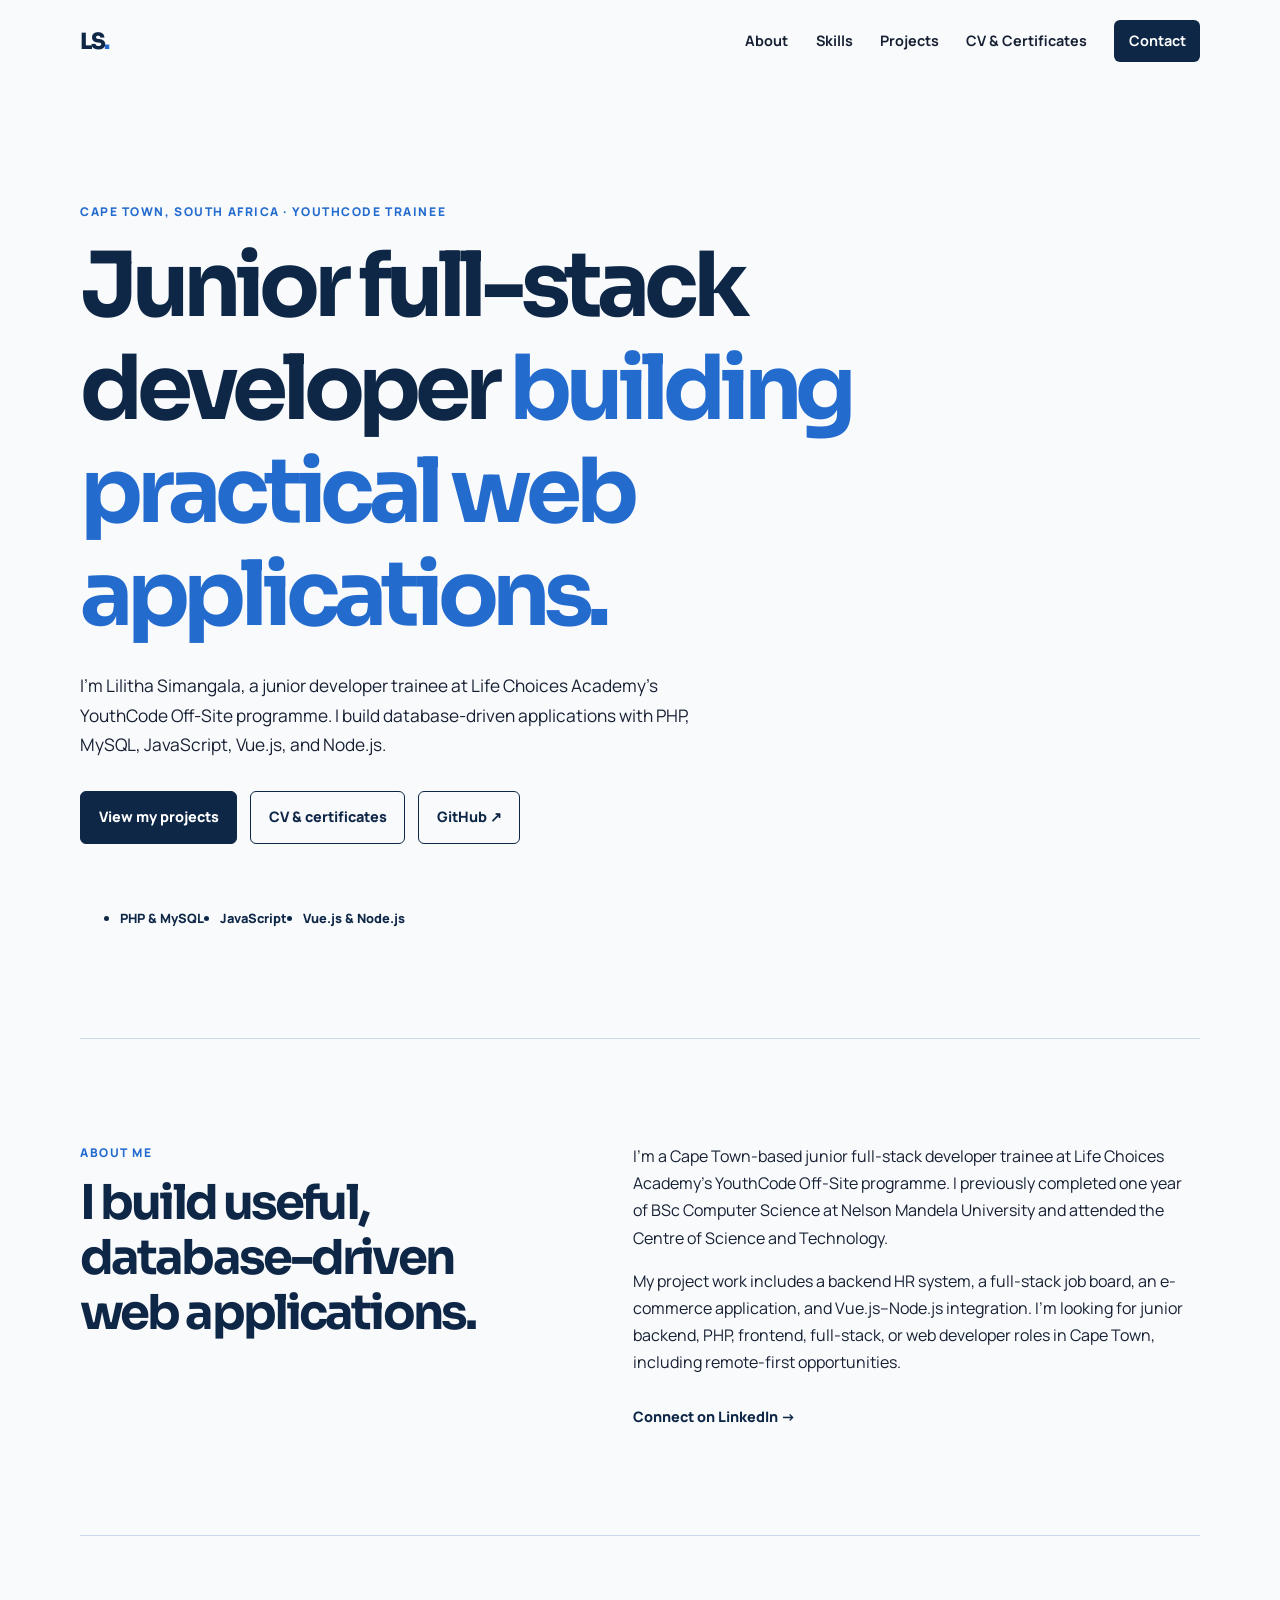
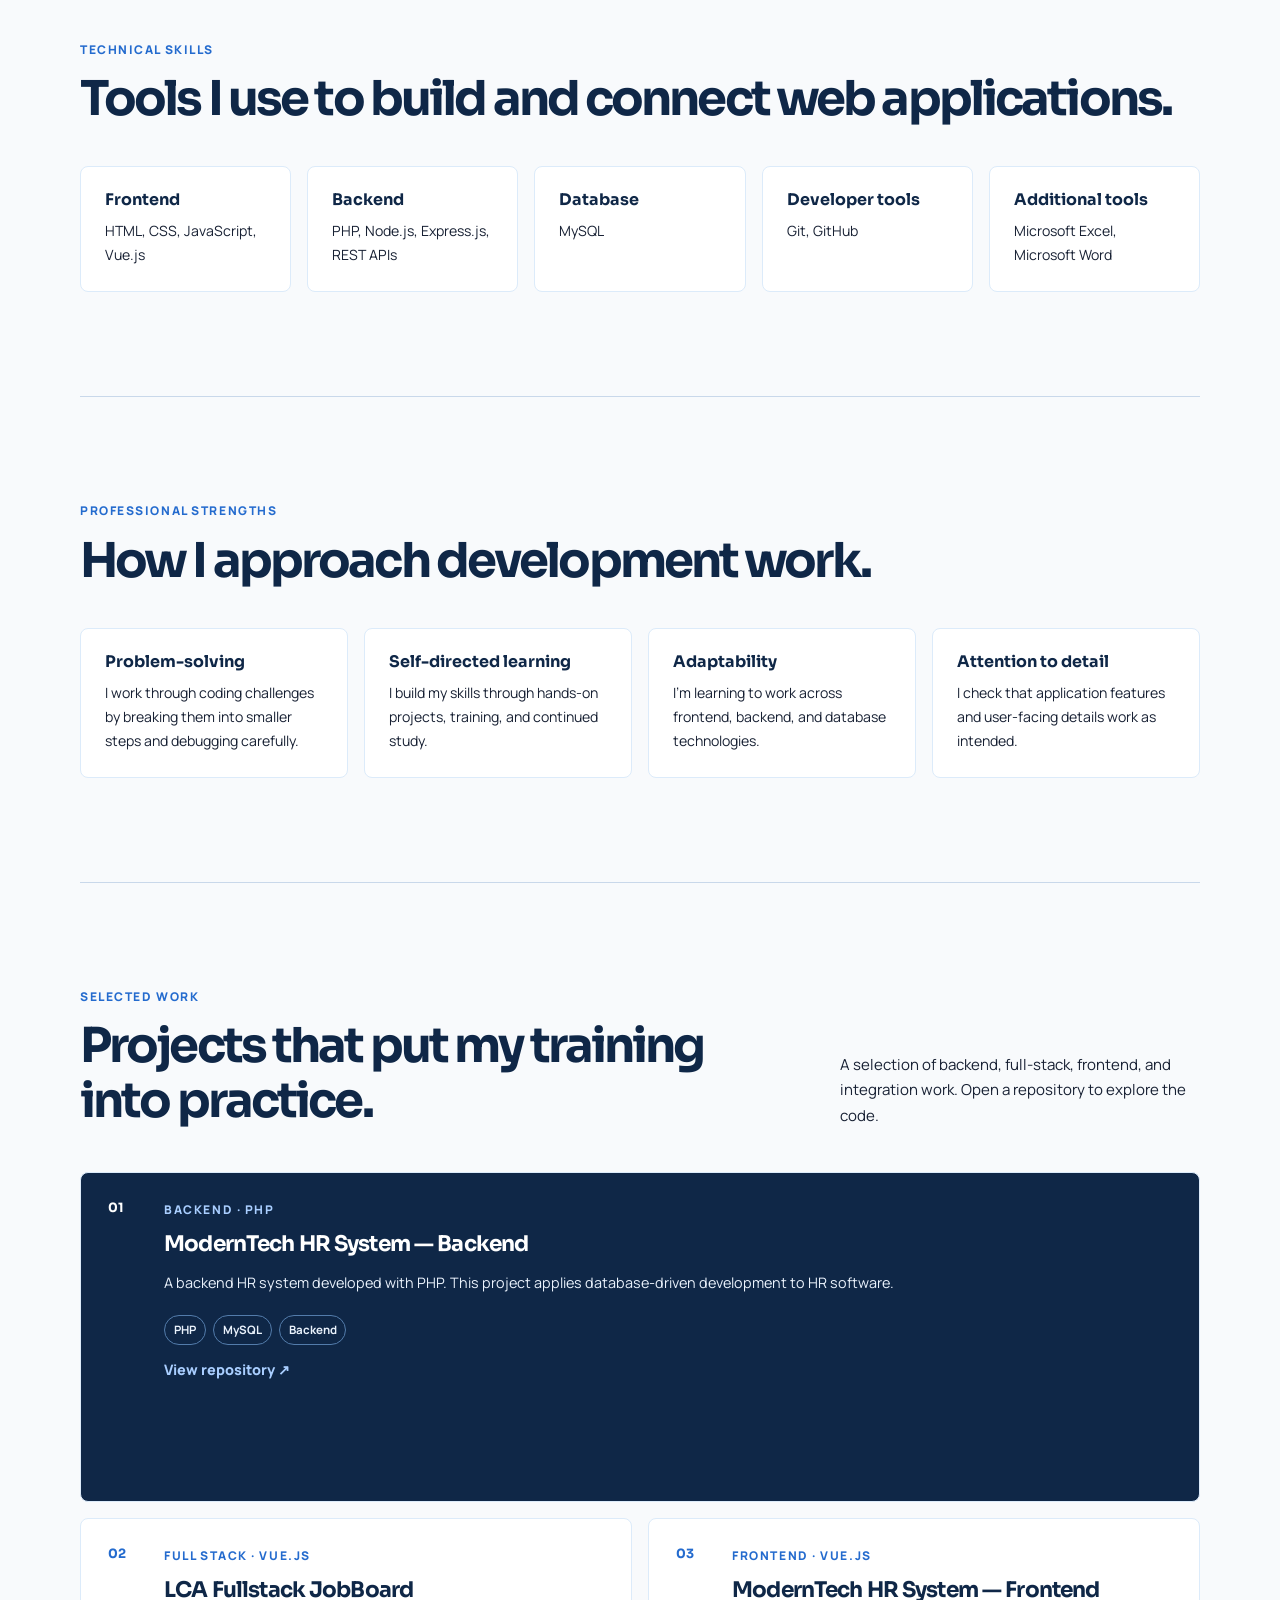
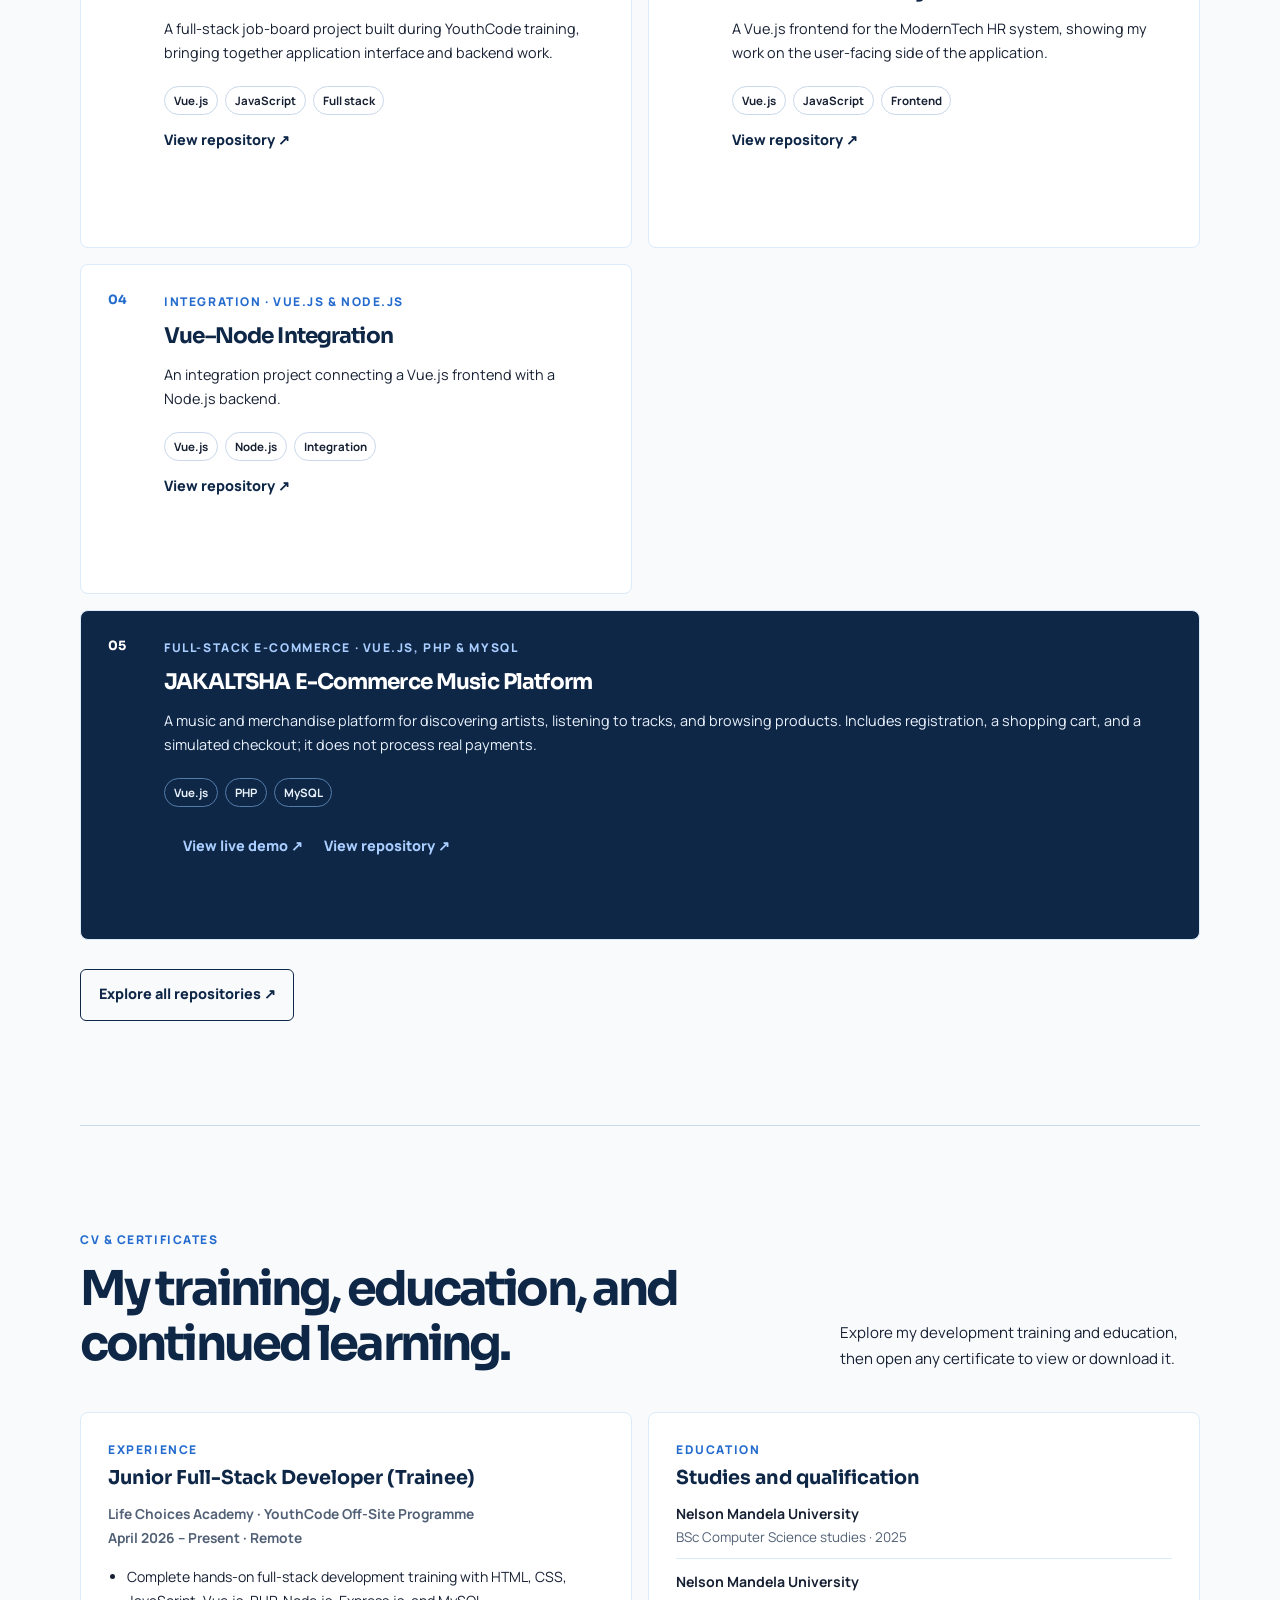
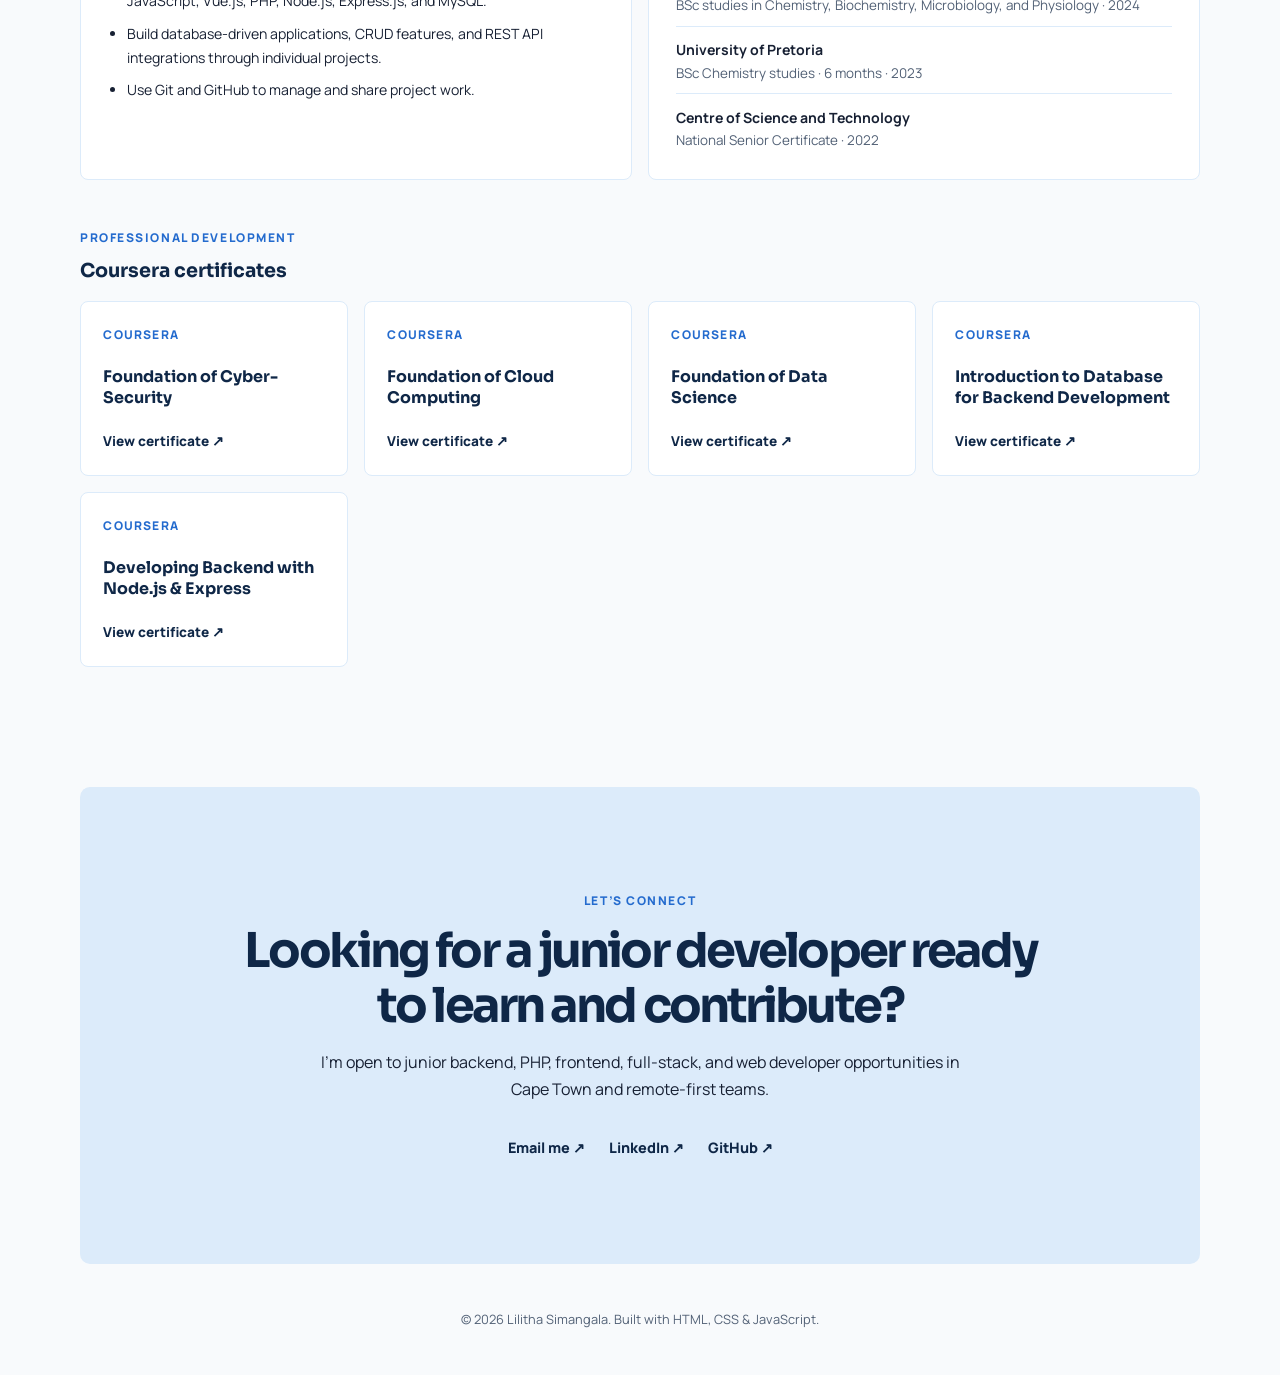
<file: index.html>
<!DOCTYPE html>
<html lang="en">
<head>
  <meta charset="UTF-8">
  <meta name="viewport" content="width=device-width, initial-scale=1.0">
  <meta name="description" content="Lilitha Simangala is a Cape Town-based junior full-stack developer trainee building practical web applications with PHP, MySQL, JavaScript, Vue.js, and Node.js.">
  <meta name="theme-color" content="#0F2747">
  <meta property="og:title" content="Lilitha Simangala | Junior Developer">
  <meta property="og:description" content="Cape Town-based junior full-stack developer trainee. Explore Lilitha’s projects, skills, certificates, and contact details.">
  <meta property="og:type" content="website">

  <title>Lilitha Simangala | Junior Developer</title>

  <link rel="preconnect" href="https://fonts.googleapis.com">
  <link rel="preconnect" href="https://fonts.gstatic.com" crossorigin>
  <link href="https://fonts.googleapis.com/css2?family=Manrope:wght@400;500;600;700;800&family=Sora:wght@500;600;700;800&display=swap" rel="stylesheet">
  <link rel="stylesheet" href="styles.css">
</head>

<body>
  <a class="skip-link" href="#main-content">Skip to content</a>

  <header class="site-header">
    <a href="#home" class="logo" aria-label="Lilitha Simangala, home">LS<span>.</span></a>

    <button class="menu-button" type="button" aria-controls="primary-navigation" aria-expanded="false">
      Menu
    </button>

    <nav id="primary-navigation" class="nav-links" aria-label="Primary navigation">
      <a href="#about">About</a>
      <a href="#skills">Skills</a>
      <a href="#projects">Projects</a>
      <a href="#cv">CV &amp; Certificates</a>
      <a class="contact-nav" href="#contact">Contact</a>
    </nav>
  </header>

  <main id="main-content">
    <section id="home" class="hero container" aria-labelledby="hero-title">
      <p class="eyebrow">Cape Town, South Africa · YouthCode trainee</p>

      <h1 id="hero-title">
        Junior full-stack developer
        <span>building practical web applications.</span>
      </h1>

      <p class="hero-text">
        I’m Lilitha Simangala, a junior developer trainee at Life Choices Academy’s
        YouthCode Off-Site programme. I build database-driven applications with
        PHP, MySQL, JavaScript, Vue.js, and Node.js.
      </p>

      <div class="hero-buttons">
        <a class="button primary-button" href="#projects">View my projects</a>
        <a class="button secondary-button" href="#cv">CV &amp; certificates</a>
        <a class="button secondary-button" href="https://github.com/LilithaSimangala" target="_blank" rel="noopener noreferrer">GitHub <span aria-hidden="true">↗</span></a>
      </div>

      <ul class="quick-skills" aria-label="Core technologies">
        <li>PHP &amp; MySQL</li>
        <li>JavaScript</li>
        <li>Vue.js &amp; Node.js</li>
      </ul>
    </section>

    <section id="about" class="section container about-section" aria-labelledby="about-title">
      <div>
        <p class="eyebrow">About me</p>
        <h2 id="about-title">I build useful, database-driven web applications.</h2>
      </div>

      <div class="about-text">
        <p>
          I’m a Cape Town-based junior full-stack developer trainee at Life Choices
          Academy’s YouthCode Off-Site programme. I previously completed one year
          of BSc Computer Science at Nelson Mandela University and attended the
          Centre of Science and Technology.
        </p>

        <p>
          My project work includes a backend HR system, a full-stack job board,
          an e-commerce application, and Vue.js–Node.js integration. I’m looking
          for junior backend, PHP, frontend, full-stack, or web developer roles
          in Cape Town, including remote-first opportunities.
        </p>

        <a class="text-link" href="https://www.linkedin.com/in/lilitha-simangala-366183263" target="_blank" rel="noopener noreferrer">Connect on LinkedIn <span aria-hidden="true">→</span></a>
      </div>
    </section>

    <section id="skills" class="section container" aria-labelledby="skills-title">
      <p class="eyebrow">Technical skills</p>
      <h2 id="skills-title">Tools I use to build and connect web applications.</h2>

      <div class="skills-grid">
        <article>
          <h3>Frontend</h3>
          <p>HTML, CSS, JavaScript, Vue.js</p>
        </article>

        <article>
          <h3>Backend</h3>
          <p>PHP, Node.js, Express.js, REST APIs</p>
        </article>

        <article>
          <h3>Database</h3>
          <p>MySQL</p>
        </article>

        <article>
          <h3>Developer tools</h3>
          <p>Git, GitHub</p>
        </article>

        <article>
          <h3>Additional tools</h3>
          <p>Microsoft Excel, Microsoft Word</p>
        </article>
      </div>
    </section>

    <section id="soft-skills" class="section container" aria-labelledby="soft-skills-title">
  <p class="eyebrow">Professional strengths</p>
  <h2 id="soft-skills-title">How I approach development work.</h2>

  <div class="skills-grid">
    <article>
      <h3>Problem-solving</h3>
      <p>I work through coding challenges by breaking them into smaller steps and debugging carefully.</p>
    </article>

    <article>
      <h3>Self-directed learning</h3>
      <p>I build my skills through hands-on projects, training, and continued study.</p>
    </article>

    <article>
      <h3>Adaptability</h3>
      <p>I’m learning to work across frontend, backend, and database technologies.</p>
    </article>

    <article>
      <h3>Attention to detail</h3>
      <p>I check that application features and user-facing details work as intended.</p>
    </article>
  </div>
</section>

    <section id="projects" class="section container" aria-labelledby="projects-title">
      <div class="projects-heading">
        <div>
          <p class="eyebrow">Selected work</p>
          <h2 id="projects-title">Projects that put my training into practice.</h2>
        </div>

        <p>
          A selection of backend, full-stack, frontend, and integration work.
          Open a repository to explore the code.
        </p>
      </div>

      <div class="project-grid">

        <article class="project-card featured-card">
          <span class="project-number" aria-hidden="true">01</span>
          <div>
            <p class="project-type">Backend · PHP</p>
            <h3>ModernTech HR System — Backend</h3>
            <p>
              A backend HR system developed with PHP. This project applies
              database-driven development to HR software.
            </p>
            <div class="tags" aria-label="Technologies and focus">
              <span>PHP</span><span>MySQL</span><span>Backend</span>
            </div>
            <a href="https://github.com/LilithaSimangala/back-end-moderntech-hr-system" target="_blank" rel="noopener noreferrer">View repository <span aria-hidden="true">↗</span></a>
          </div>
        </article>

        <article class="project-card">
          <span class="project-number" aria-hidden="true">02</span>
          <div>
            <p class="project-type">Full stack · Vue.js</p>
            <h3>LCA Fullstack JobBoard</h3>
            <p>
              A full-stack job-board project built during YouthCode training,
              bringing together application interface and backend work.
            </p>
            <div class="tags" aria-label="Technologies and focus">
              <span>Vue.js</span><span>JavaScript</span><span>Full stack</span>
            </div>
            <a href="https://github.com/LilithaSimangala/LCA-Fullstack-JobBoard" target="_blank" rel="noopener noreferrer">View repository <span aria-hidden="true">↗</span></a>
          </div>
        </article>

        <article class="project-card">
          <span class="project-number" aria-hidden="true">03</span>
          <div>
            <p class="project-type">Frontend · Vue.js</p>
            <h3>ModernTech HR System — Frontend</h3>
            <p>
              A Vue.js frontend for the ModernTech HR system, showing my work
              on the user-facing side of the application.
            </p>
            <div class="tags" aria-label="Technologies and focus">
              <span>Vue.js</span><span>JavaScript</span><span>Frontend</span>
            </div>
            <a href="https://github.com/LilithaSimangala/Moderntech-Hr-System" target="_blank" rel="noopener noreferrer">View repository <span aria-hidden="true">↗</span></a>
          </div>
        </article>

        <article class="project-card">
          <span class="project-number" aria-hidden="true">04</span>
          <div>
            <p class="project-type">Integration · Vue.js &amp; Node.js</p>
            <h3>Vue–Node Integration</h3>
            <p>
              An integration project connecting a Vue.js frontend with a
              Node.js backend.
            </p>
            <div class="tags" aria-label="Technologies and focus">
              <span>Vue.js</span><span>Node.js</span><span>Integration</span>
            </div>
            <a href="https://github.com/LilithaSimangala/LCA-Vue-Node-Integration" target="_blank" rel="noopener noreferrer">View repository <span aria-hidden="true">↗</span></a>
          </div>
        </article>

        <article class="project-card featured-card">
  <span class="project-number" aria-hidden="true">05</span>
  <div>
    <p class="project-type">Full-stack e-commerce · Vue.js, PHP &amp; MySQL</p>
    <h3>JAKALTSHA E-Commerce Music Platform</h3>
    <p>
      A music and merchandise platform for discovering artists, listening to
      tracks, and browsing products. Includes registration, a shopping cart,
      and a simulated checkout; it does not process real payments.
    </p>
    <div class="tags" aria-label="Technologies">
      <span>Vue.js</span><span>PHP</span><span>MySQL</span>
    </div>
    <a class="button secondary-button"
       href="https://jakhaltsha.vercel.app/"
       target="_blank"
       rel="noopener noreferrer">View live demo ↗</a>
    <a href="https://github.com/LilithaSimangala/E-Commerce-JAKALTSHA"
       target="_blank"
       rel="noopener noreferrer">View repository ↗</a>
  </div>
</article>
      </div>

      <a class="button secondary-button all-projects" href="https://github.com/LilithaSimangala?tab=repositories" target="_blank" rel="noopener noreferrer">Explore all repositories <span aria-hidden="true">↗</span></a>
    </section>

    <section id="cv" class="section container cv-section" aria-labelledby="cv-title">
      <div class="projects-heading cv-heading">
        <div>
          <p class="eyebrow">CV &amp; certificates</p>
          <h2 id="cv-title">My training, education, and continued learning.</h2>
        </div>
        <p>Explore my development training and education, then open any certificate to view or download it.</p>
      </div>

      <div class="cv-grid">
        <article class="cv-card">
          <p class="eyebrow">Experience</p>
          <h3>Junior Full-Stack Developer (Trainee)</h3>
          <p class="cv-meta">
            Life Choices Academy · YouthCode Off-Site Programme<br>
            April 2026 – Present · Remote
          </p>
          <ul>
            <li>Complete hands-on full-stack development training with HTML, CSS, JavaScript, Vue.js, PHP, Node.js, Express.js, and MySQL.</li>
            <li>Build database-driven applications, CRUD features, and REST API integrations through individual projects.</li>
            <li>Use Git and GitHub to manage and share project work.</li>
          </ul>
        </article>

        <article class="cv-card">
          <p class="eyebrow">Education</p>
          <h3>Studies and qualification</h3>
          <ul class="education-list">
            <li><strong>Nelson Mandela University</strong><span>BSc Computer Science studies · 2025</span></li>
            <li><strong>Nelson Mandela University</strong><span>BSc studies in Chemistry, Biochemistry, Microbiology, and Physiology · 2024</span></li>
            <li><strong>University of Pretoria</strong><span>BSc Chemistry studies · 6 months · 2023</span></li>
            <li><strong>Centre of Science and Technology</strong><span>National Senior Certificate · 2022</span></li>
          </ul>
        </article>
      </div>

      <div class="certificates-block" aria-labelledby="certificates-title">
        <div>
          <p class="eyebrow">Professional development</p>
          <h3 id="certificates-title">Coursera certificates</h3>
        </div>

        <div class="certificate-grid">
          <a class="certificate-card" href="certificates/coursera-foundation-of-cyber-security.pdf" target="_blank" rel="noopener noreferrer">
            <span class="certificate-provider">Coursera</span>
            <strong>Foundation of Cyber-Security</strong>
            <span class="certificate-action">View certificate <span aria-hidden="true">↗</span></span>
          </a>

          <a class="certificate-card" href="certificates/coursera-foundation-of-cloud-computing.pdf" target="_blank" rel="noopener noreferrer">
            <span class="certificate-provider">Coursera</span>
            <strong>Foundation of Cloud Computing</strong>
            <span class="certificate-action">View certificate <span aria-hidden="true">↗</span></span>
          </a>

          <a class="certificate-card" href="certificates/coursera-foundation-of-data-science.pdf" target="_blank" rel="noopener noreferrer">
            <span class="certificate-provider">Coursera</span>
            <strong>Foundation of Data Science</strong>
            <span class="certificate-action">View certificate <span aria-hidden="true">↗</span></span>
          </a>

          <a class="certificate-card" href="certificates/coursera-introduction-to-database-for-backend-development.pdf" target="_blank" rel="noopener noreferrer">
  <span class="certificate-provider">Coursera</span>
  <strong>Introduction to Database for Backend Development</strong>
  <span class="certificate-action">View certificate <span aria-hidden="true">↗</span></span>
</a>

<a class="certificate-card" href="certificates/coursera-developing-backend%20with-nodejs%26express.pdf" target="_blank" rel="noopener noreferrer">
  <span class="certificate-provider">Coursera</span>
  <strong>Developing Backend with Node.js &amp; Express</strong>
  <span class="certificate-action">View certificate <span aria-hidden="true">↗</span></span>
</a>
        </div>
      </div>

    </section>

    <section id="contact" class="contact-section container" aria-labelledby="contact-title">
      <p class="eyebrow">Let’s connect</p>

      <h2 id="contact-title">Looking for a junior developer ready to learn and contribute?</h2>

      <p>
        I’m open to junior backend, PHP, frontend, full-stack, and web developer
        opportunities in Cape Town and remote-first teams.
      </p>

      <div class="contact-links">
        <a href="mailto:lilithaphem@gmail.com">Email me <span aria-hidden="true">↗</span></a>
        <a href="https://www.linkedin.com/in/lilitha-simangala-366183263" target="_blank" rel="noopener noreferrer">LinkedIn <span aria-hidden="true">↗</span></a>
        <a href="https://github.com/LilithaSimangala" target="_blank" rel="noopener noreferrer">GitHub <span aria-hidden="true">↗</span></a>
      </div>
    </section>
  </main>

  <footer>
    <p>© <span id="year"></span> Lilitha Simangala. Built with HTML, CSS &amp; JavaScript.</p>
  </footer>

  <script src="script.js"></script>
</body>
</html>
</file>
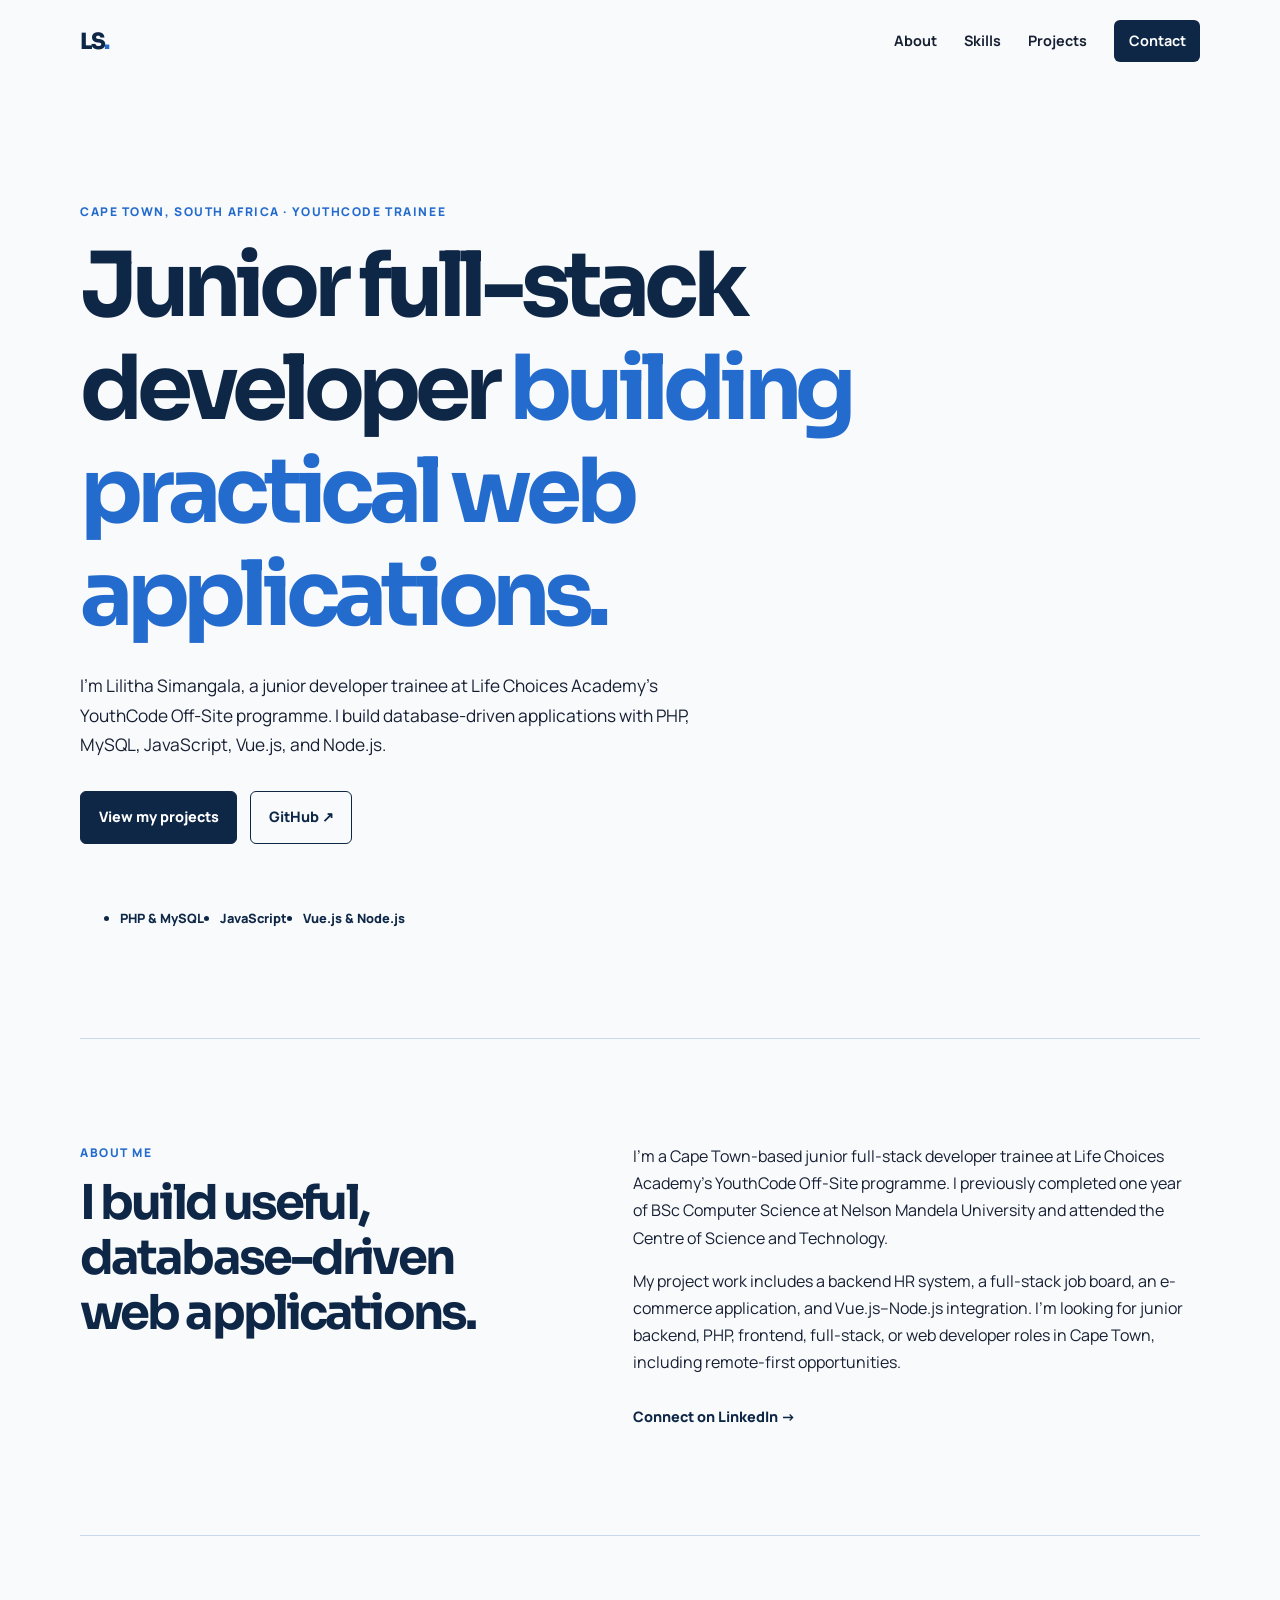
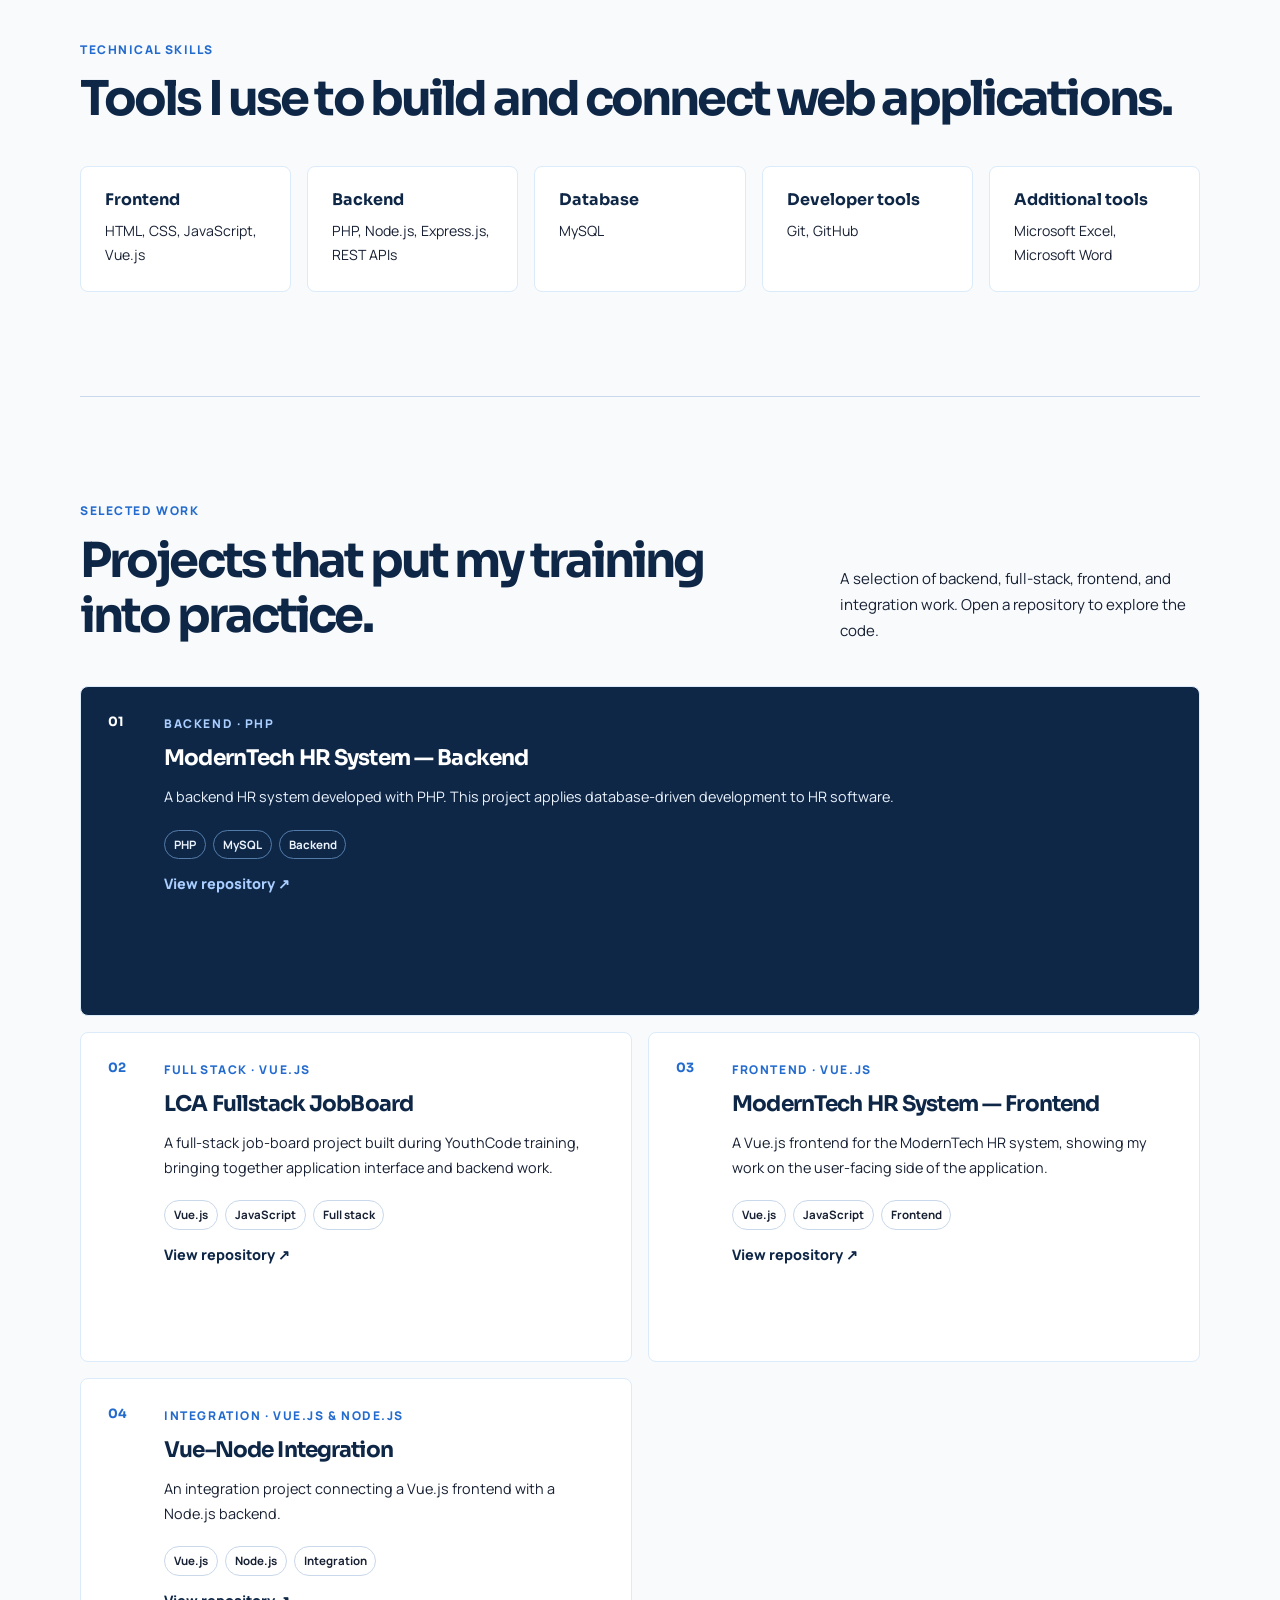
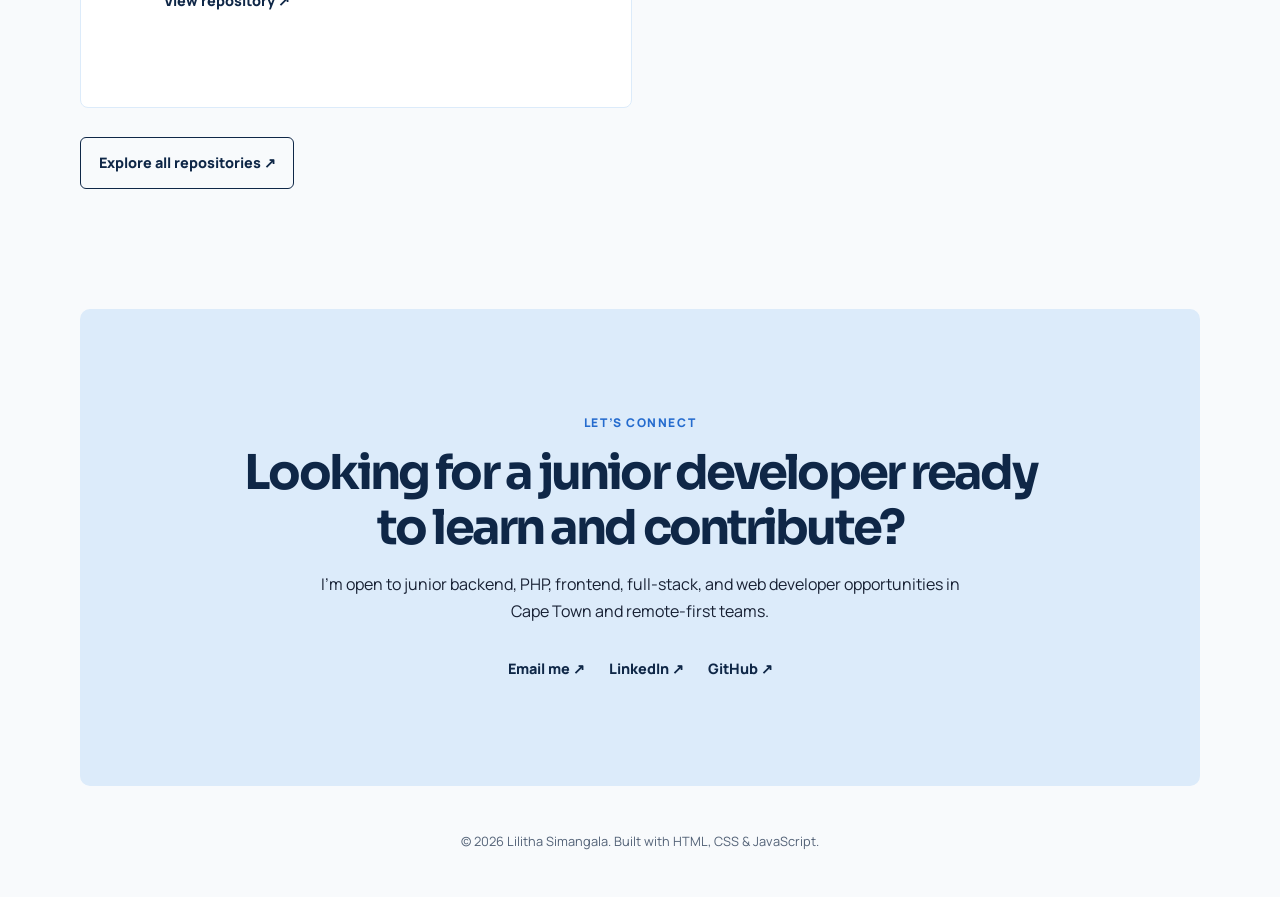
<file: lilitha-simangala-portfolio/index.html>
<!DOCTYPE html>
<html lang="en">
<head>
  <meta charset="UTF-8">
  <meta name="viewport" content="width=device-width, initial-scale=1.0">
  <meta name="description" content="Lilitha Simangala is a Cape Town-based junior full-stack developer trainee building practical web applications with PHP, MySQL, JavaScript, Vue.js, and Node.js.">
  <meta name="theme-color" content="#0F2747">
  <meta property="og:title" content="Lilitha Simangala | Junior Developer">
  <meta property="og:description" content="Cape Town-based junior full-stack developer trainee. Explore Lilitha’s projects, skills, and contact details.">
  <meta property="og:type" content="website">

  <title>Lilitha Simangala | Junior Developer</title>

  <link rel="preconnect" href="https://fonts.googleapis.com">
  <link rel="preconnect" href="https://fonts.gstatic.com" crossorigin>
  <link href="https://fonts.googleapis.com/css2?family=Manrope:wght@400;500;600;700;800&family=Sora:wght@500;600;700;800&display=swap" rel="stylesheet">
  <link rel="stylesheet" href="styles.css">
</head>

<body>
  <a class="skip-link" href="#main-content">Skip to content</a>

  <header class="site-header">
    <a href="#home" class="logo" aria-label="Lilitha Simangala, home">LS<span>.</span></a>

    <button class="menu-button" type="button" aria-controls="primary-navigation" aria-expanded="false">
      Menu
    </button>

    <nav id="primary-navigation" class="nav-links" aria-label="Primary navigation">
      <a href="#about">About</a>
      <a href="#skills">Skills</a>
      <a href="#projects">Projects</a>
      <a class="contact-nav" href="#contact">Contact</a>
    </nav>
  </header>

  <main id="main-content">
    <section id="home" class="hero container" aria-labelledby="hero-title">
      <p class="eyebrow">Cape Town, South Africa · YouthCode trainee</p>

      <h1 id="hero-title">
        Junior full-stack developer
        <span>building practical web applications.</span>
      </h1>

      <p class="hero-text">
        I’m Lilitha Simangala, a junior developer trainee at Life Choices Academy’s
        YouthCode Off-Site programme. I build database-driven applications with
        PHP, MySQL, JavaScript, Vue.js, and Node.js.
      </p>

      <div class="hero-buttons">
        <a class="button primary-button" href="#projects">View my projects</a>
        <a class="button secondary-button" href="https://github.com/LilithaSimangala" target="_blank" rel="noopener noreferrer">GitHub <span aria-hidden="true">↗</span></a>
      </div>

      <ul class="quick-skills" aria-label="Core technologies">
        <li>PHP &amp; MySQL</li>
        <li>JavaScript</li>
        <li>Vue.js &amp; Node.js</li>
      </ul>
    </section>

    <section id="about" class="section container about-section" aria-labelledby="about-title">
      <div>
        <p class="eyebrow">About me</p>
        <h2 id="about-title">I build useful, database-driven web applications.</h2>
      </div>

      <div class="about-text">
        <p>
          I’m a Cape Town-based junior full-stack developer trainee at Life Choices
          Academy’s YouthCode Off-Site programme. I previously completed one year
          of BSc Computer Science at Nelson Mandela University and attended the
          Centre of Science and Technology.
        </p>

        <p>
          My project work includes a backend HR system, a full-stack job board,
          an e-commerce application, and Vue.js–Node.js integration. I’m looking
          for junior backend, PHP, frontend, full-stack, or web developer roles
          in Cape Town, including remote-first opportunities.
        </p>

        <a class="text-link" href="https://www.linkedin.com/in/lilitha-simangala-366183263" target="_blank" rel="noopener noreferrer">Connect on LinkedIn <span aria-hidden="true">→</span></a>
      </div>
    </section>

    <section id="skills" class="section container" aria-labelledby="skills-title">
      <p class="eyebrow">Technical skills</p>
      <h2 id="skills-title">Tools I use to build and connect web applications.</h2>

      <div class="skills-grid">
        <article>
          <h3>Frontend</h3>
          <p>HTML, CSS, JavaScript, Vue.js</p>
        </article>

        <article>
          <h3>Backend</h3>
          <p>PHP, Node.js, Express.js, REST APIs</p>
        </article>

        <article>
          <h3>Database</h3>
          <p>MySQL</p>
        </article>

        <article>
          <h3>Developer tools</h3>
          <p>Git, GitHub</p>
        </article>

        <article>
          <h3>Additional tools</h3>
          <p>Microsoft Excel, Microsoft Word</p>
        </article>
      </div>
    </section>

    <section id="projects" class="section container" aria-labelledby="projects-title">
      <div class="projects-heading">
        <div>
          <p class="eyebrow">Selected work</p>
          <h2 id="projects-title">Projects that put my training into practice.</h2>
        </div>

        <p>
          A selection of backend, full-stack, frontend, and integration work.
          Open a repository to explore the code.
        </p>
      </div>

      <div class="project-grid">
        <article class="project-card featured-card">
          <span class="project-number" aria-hidden="true">01</span>
          <div>
            <p class="project-type">Backend · PHP</p>
            <h3>ModernTech HR System — Backend</h3>
            <p>
              A backend HR system developed with PHP. This project applies
              database-driven development to HR software.
            </p>
            <div class="tags" aria-label="Technologies and focus">
              <span>PHP</span><span>MySQL</span><span>Backend</span>
            </div>
            <a href="https://github.com/LilithaSimangala/back-end-moderntech-hr-system" target="_blank" rel="noopener noreferrer">View repository <span aria-hidden="true">↗</span></a>
          </div>
        </article>

        <article class="project-card">
          <span class="project-number" aria-hidden="true">02</span>
          <div>
            <p class="project-type">Full stack · Vue.js</p>
            <h3>LCA Fullstack JobBoard</h3>
            <p>
              A full-stack job-board project built during YouthCode training,
              bringing together application interface and backend work.
            </p>
            <div class="tags" aria-label="Technologies and focus">
              <span>Vue.js</span><span>JavaScript</span><span>Full stack</span>
            </div>
            <a href="https://github.com/LilithaSimangala/LCA-Fullstack-JobBoard" target="_blank" rel="noopener noreferrer">View repository <span aria-hidden="true">↗</span></a>
          </div>
        </article>

        <article class="project-card">
          <span class="project-number" aria-hidden="true">03</span>
          <div>
            <p class="project-type">Frontend · Vue.js</p>
            <h3>ModernTech HR System — Frontend</h3>
            <p>
              A Vue.js frontend for the ModernTech HR system, showing my work
              on the user-facing side of the application.
            </p>
            <div class="tags" aria-label="Technologies and focus">
              <span>Vue.js</span><span>JavaScript</span><span>Frontend</span>
            </div>
            <a href="https://github.com/LilithaSimangala/Moderntech-Hr-System" target="_blank" rel="noopener noreferrer">View repository <span aria-hidden="true">↗</span></a>
          </div>
        </article>

        <article class="project-card">
          <span class="project-number" aria-hidden="true">04</span>
          <div>
            <p class="project-type">Integration · Vue.js &amp; Node.js</p>
            <h3>Vue–Node Integration</h3>
            <p>
              An integration project connecting a Vue.js frontend with a
              Node.js backend.
            </p>
            <div class="tags" aria-label="Technologies and focus">
              <span>Vue.js</span><span>Node.js</span><span>Integration</span>
            </div>
            <a href="https://github.com/LilithaSimangala/LCA-Vue-Node-Integration" target="_blank" rel="noopener noreferrer">View repository <span aria-hidden="true">↗</span></a>
          </div>
        </article>
      </div>

      <a class="button secondary-button all-projects" href="https://github.com/LilithaSimangala?tab=repositories" target="_blank" rel="noopener noreferrer">Explore all repositories <span aria-hidden="true">↗</span></a>
    </section>

    <section id="contact" class="contact-section container" aria-labelledby="contact-title">
      <p class="eyebrow">Let’s connect</p>

      <h2 id="contact-title">Looking for a junior developer ready to learn and contribute?</h2>

      <p>
        I’m open to junior backend, PHP, frontend, full-stack, and web developer
        opportunities in Cape Town and remote-first teams.
      </p>

      <div class="contact-links">
        <a href="mailto:lilithaphem@gmail.com">Email me <span aria-hidden="true">↗</span></a>
        <a href="https://www.linkedin.com/in/lilitha-simangala-366183263" target="_blank" rel="noopener noreferrer">LinkedIn <span aria-hidden="true">↗</span></a>
        <a href="https://github.com/LilithaSimangala" target="_blank" rel="noopener noreferrer">GitHub <span aria-hidden="true">↗</span></a>
      </div>
    </section>
  </main>

  <footer>
    <p>© <span id="year"></span> Lilitha Simangala. Built with HTML, CSS &amp; JavaScript.</p>
  </footer>

  <script src="script.js"></script>
</body>
</html>
</file>
<file: styles.css>
:root {
  --navy: #0F2747;
  --blue: #246BCE;
  --soft-blue: #DCEBFA;
  --off-white: #F8FAFC;
  --text: #172033;
  --line: #C9D8EA;
}

* {
  box-sizing: border-box;
}

html {
  scroll-behavior: smooth;
}

body {
  margin: 0;
  background: var(--off-white);
  color: var(--text);
  font-family: "Manrope", sans-serif;
  line-height: 1.7;
}

a {
  color: inherit;
  text-decoration: none;
}

a:focus-visible,
button:focus-visible {
  outline: 3px solid var(--blue);
  outline-offset: 4px;
}

.skip-link {
  position: absolute;
  z-index: 10;
  top: 0.75rem;
  left: 0.75rem;
  padding: 0.65rem 0.9rem;
  transform: translateY(-160%);
  border-radius: 6px;
  background: var(--navy);
  color: white;
  font-weight: 800;
}

.skip-link:focus {
  transform: translateY(0);
}

.container,
.site-header {
  width: min(1120px, calc(100% - 2rem));
  margin: auto;
}

.site-header {
  height: 82px;
  display: flex;
  align-items: center;
  justify-content: space-between;
}

.logo {
  color: var(--navy);
  font-family: "Sora", sans-serif;
  font-size: 1.4rem;
  font-weight: 800;
  letter-spacing: -0.1em;
}

.logo span {
  color: var(--blue);
}

.nav-links {
  display: flex;
  align-items: center;
  gap: 1.7rem;
  font-size: 0.9rem;
  font-weight: 700;
}

.nav-links a:hover,
.text-link:hover,
.project-card a:hover,
.contact-links a:hover {
  color: var(--blue);
}

.contact-nav {
  padding: 0.55rem 0.9rem;
  border-radius: 6px;
  background: var(--navy);
  color: white;
}

.menu-button {
  display: none;
  border: 0;
  background: transparent;
  color: var(--navy);
  font: 700 0.9rem "Manrope", sans-serif;
}

.hero {
  padding: 7.5rem 0 6rem;
}

.eyebrow,
.project-type {
  margin: 0 0 0.7rem;
  color: var(--blue);
  font-size: 0.75rem;
  font-weight: 800;
  letter-spacing: 0.13em;
  text-transform: uppercase;
}

h1,
h2,
h3 {
  color: var(--navy);
  font-family: "Sora", sans-serif;
  line-height: 1.15;
}

h1 {
  max-width: 880px;
  margin: 0;
  font-size: clamp(2.7rem, 7vw, 5.6rem);
  letter-spacing: -0.07em;
}

h1 span {
  color: var(--blue);
}

h2 {
  margin: 0;
  font-size: clamp(1.9rem, 4vw, 3rem);
  letter-spacing: -0.06em;
}

.hero-text {
  max-width: 660px;
  margin: 1.6rem 0 2rem;
  font-size: 1.08rem;
}

.hero-buttons {
  display: flex;
  flex-wrap: wrap;
  gap: 0.8rem;
}

.button {
  display: inline-block;
  padding: 0.8rem 1.1rem;
  border: 1px solid var(--navy);
  border-radius: 6px;
  font-size: 0.9rem;
  font-weight: 800;
  transition: 0.2s;
}

.button:hover {
  transform: translateY(-2px);
}

.primary-button {
  background: var(--navy);
  color: white;
}

.secondary-button {
  color: var(--navy);
}

.quick-skills {
  display: flex;
  flex-wrap: wrap;
  gap: 1rem;
  margin-top: 4rem;
  color: var(--navy);
  font-size: 0.8rem;
  font-weight: 800;
}

.quick-skills span {
  padding-right: 1rem;
  border-right: 1px solid var(--line);
}

.quick-skills span:last-child {
  border: 0;
}

.section {
  padding: 6.5rem 0;
  border-top: 1px solid var(--line);
}

.about-section {
  display: grid;
  grid-template-columns: 0.9fr 1.1fr;
  gap: 8%;
}

.about-text p:first-child {
  margin-top: 0;
}

.text-link,
.project-card a {
  display: inline-block;
  margin-top: 0.8rem;
  color: var(--navy);
  font-size: 0.9rem;
  font-weight: 800;
}

.skills-grid {
  display: grid;
  grid-template-columns: repeat(auto-fit, minmax(190px, 1fr));
  gap: 1rem;
  margin-top: 2.5rem;
}

.skills-grid article {
  padding: 1.5rem;
  border: 1px solid var(--soft-blue);
  border-radius: 8px;
  background: white;
}

.skills-grid h3 {
  margin: 0 0 0.6rem;
  font-size: 1rem;
}

.skills-grid p {
  margin: 0;
  font-size: 0.88rem;
}

.cv-grid {
  display: grid;
  grid-template-columns: repeat(2, minmax(0, 1fr));
  gap: 1rem;
  margin-top: 2.5rem;
}

.cv-card {
  padding: 1.7rem;
  border: 1px solid var(--soft-blue);
  border-radius: 8px;
  background: white;
}

.cv-card h3,
.certificates-block h3 {
  margin: 0 0 0.8rem;
  font-size: 1.2rem;
}

.cv-card .eyebrow {
  margin-bottom: 0.45rem;
}

.cv-meta {
  margin: 0 0 1rem;
  color: #526176;
  font-size: 0.86rem;
  font-weight: 700;
}

.cv-card ul {
  margin: 0;
  padding-left: 1.2rem;
  font-size: 0.88rem;
}

.cv-card li + li {
  margin-top: 0.55rem;
}

.education-list {
  list-style: none;
  padding: 0 !important;
}

.education-list li + li {
  padding-top: 0.7rem;
  border-top: 1px solid var(--soft-blue);
}

.education-list strong,
.education-list span {
  display: block;
}

.education-list span {
  color: #526176;
  font-size: 0.84rem;
}

.certificates-block {
  margin-top: 3rem;
}

.certificates-block > div:first-child {
  margin-bottom: 1.2rem;
}

.certificate-grid {
  display: grid;
  grid-template-columns: repeat(auto-fit, minmax(220px, 1fr));
  gap: 1rem;
}

.certificate-card {
  display: flex;
  min-height: 175px;
  flex-direction: column;
  align-items: flex-start;
  justify-content: space-between;
  gap: 1rem;
  padding: 1.4rem;
  border: 1px solid var(--soft-blue);
  border-radius: 8px;
  background: white;
  transition: 0.2s;
}

.certificate-card:hover {
  transform: translateY(-2px);
  border-color: var(--blue);
}

.certificate-provider {
  color: var(--blue);
  font-size: 0.75rem;
  font-weight: 800;
  letter-spacing: 0.1em;
  text-transform: uppercase;
}

.certificate-card strong {
  color: var(--navy);
  font-family: "Sora", sans-serif;
  font-size: 1rem;
  line-height: 1.35;
}

.certificate-action {
  color: var(--navy);
  font-size: 0.85rem;
  font-weight: 800;
}

.certificate-card:hover .certificate-action {
  color: var(--blue);
}

.projects-heading {
  display: flex;
  align-items: end;
  justify-content: space-between;
  gap: 3rem;
}

.projects-heading > p {
  max-width: 360px;
  margin: 0;
  font-size: 0.94rem;
}

.project-grid {
  display: grid;
  grid-template-columns: repeat(2, 1fr);
  gap: 1rem;
  margin-top: 2.7rem;
}

.project-card {
  display: grid;
  grid-template-columns: 40px 1fr;
  gap: 1rem;
  min-height: 330px;
  padding: 1.7rem;
  border: 1px solid var(--soft-blue);
  border-radius: 8px;
  background: white;
}

.featured-card {
  grid-column: span 2;
  background: var(--navy);
  color: #EAF2FC;
}

.featured-card h3,
.featured-card .project-number {
  color: white;
}

.featured-card .project-type,
.featured-card a {
  color: #A9CEFF;
}

.project-number {
  color: var(--blue);
  font: 700 0.8rem "Sora", sans-serif;
}

.project-card h3 {
  margin: 0.4rem 0 0.9rem;
  font-size: 1.35rem;
  letter-spacing: -0.04em;
}

.project-card p:not(.project-type) {
  margin: 0;
  font-size: 0.9rem;
}

.tags {
  display: flex;
  flex-wrap: wrap;
  gap: 0.45rem;
  margin-top: 1.25rem;
}

.tags span {
  padding: 0.25rem 0.55rem;
  border: 1px solid var(--line);
  border-radius: 99px;
  font-size: 0.72rem;
  font-weight: 700;
}

.featured-card .tags span {
  border-color: #537CAB;
}

.all-projects {
  margin-top: 1.8rem;
}

.contact-section {
  margin-top: 1rem;
  padding: 6.5rem 8%;
  border-radius: 10px;
  background: var(--soft-blue);
  text-align: center;
}

.contact-section h2 {
  max-width: 800px;
  margin: auto;
}

.contact-section > p:not(.eyebrow) {
  max-width: 650px;
  margin: 1rem auto 0;
}

.contact-links {
  display: flex;
  justify-content: center;
  flex-wrap: wrap;
  gap: 1.5rem;
  margin-top: 2rem;
  color: var(--navy);
  font-size: 0.9rem;
  font-weight: 800;
}

footer {
  padding: 2rem 1rem;
  color: #526176;
  text-align: center;
  font-size: 0.8rem;
}

@media (max-width: 760px) {
  .menu-button {
    display: block;
  }

  .nav-links {
    display: none;
    position: absolute;
    top: 65px;
    right: 1rem;
    width: 210px;
    padding: 1rem;
    flex-direction: column;
    align-items: stretch;
    border: 1px solid var(--soft-blue);
    border-radius: 8px;
    background: white;
    box-shadow: 0 10px 25px rgba(15, 39, 71, 0.12);
  }

  .nav-links.show {
    display: flex;
  }

  .hero {
    padding: 5rem 0 4.5rem;
  }

  .about-section,
  .project-grid,
  .cv-grid {
    grid-template-columns: 1fr;
  }

  .featured-card {
    grid-column: auto;
  }

  .skills-grid {
    grid-template-columns: repeat(2, 1fr);
  }

  .projects-heading {
    display: block;
  }

  .projects-heading > p {
    margin-top: 1rem;
  }

  .project-card {
    min-height: auto;
  }
}

@media (max-width: 450px) {
  .skills-grid {
    grid-template-columns: 1fr;
  }

  .contact-section {
    padding: 4.5rem 1.2rem;
  }
}

@media (prefers-reduced-motion: reduce) {
  html {
    scroll-behavior: auto;
  }

  *,
  *::before,
  *::after {
    transition-duration: 0.01ms !important;
    animation-duration: 0.01ms !important;
    animation-iteration-count: 1 !important;
  }
}
</file>
<file: lilitha-simangala-portfolio/styles.css>
:root {
  --navy: #0F2747;
  --blue: #246BCE;
  --soft-blue: #DCEBFA;
  --off-white: #F8FAFC;
  --text: #172033;
  --line: #C9D8EA;
}

* {
  box-sizing: border-box;
}

html {
  scroll-behavior: smooth;
}

body {
  margin: 0;
  background: var(--off-white);
  color: var(--text);
  font-family: "Manrope", sans-serif;
  line-height: 1.7;
}

a {
  color: inherit;
  text-decoration: none;
}

a:focus-visible,
button:focus-visible {
  outline: 3px solid var(--blue);
  outline-offset: 4px;
}

.skip-link {
  position: absolute;
  z-index: 10;
  top: 0.75rem;
  left: 0.75rem;
  padding: 0.65rem 0.9rem;
  transform: translateY(-160%);
  border-radius: 6px;
  background: var(--navy);
  color: white;
  font-weight: 800;
}

.skip-link:focus {
  transform: translateY(0);
}

.container,
.site-header {
  width: min(1120px, calc(100% - 2rem));
  margin: auto;
}

.site-header {
  height: 82px;
  display: flex;
  align-items: center;
  justify-content: space-between;
}

.logo {
  color: var(--navy);
  font-family: "Sora", sans-serif;
  font-size: 1.4rem;
  font-weight: 800;
  letter-spacing: -0.1em;
}

.logo span {
  color: var(--blue);
}

.nav-links {
  display: flex;
  align-items: center;
  gap: 1.7rem;
  font-size: 0.9rem;
  font-weight: 700;
}

.nav-links a:hover,
.text-link:hover,
.project-card a:hover,
.contact-links a:hover {
  color: var(--blue);
}

.contact-nav {
  padding: 0.55rem 0.9rem;
  border-radius: 6px;
  background: var(--navy);
  color: white;
}

.menu-button {
  display: none;
  border: 0;
  background: transparent;
  color: var(--navy);
  font: 700 0.9rem "Manrope", sans-serif;
}

.hero {
  padding: 7.5rem 0 6rem;
}

.eyebrow,
.project-type {
  margin: 0 0 0.7rem;
  color: var(--blue);
  font-size: 0.75rem;
  font-weight: 800;
  letter-spacing: 0.13em;
  text-transform: uppercase;
}

h1,
h2,
h3 {
  color: var(--navy);
  font-family: "Sora", sans-serif;
  line-height: 1.15;
}

h1 {
  max-width: 880px;
  margin: 0;
  font-size: clamp(2.7rem, 7vw, 5.6rem);
  letter-spacing: -0.07em;
}

h1 span {
  color: var(--blue);
}

h2 {
  margin: 0;
  font-size: clamp(1.9rem, 4vw, 3rem);
  letter-spacing: -0.06em;
}

.hero-text {
  max-width: 660px;
  margin: 1.6rem 0 2rem;
  font-size: 1.08rem;
}

.hero-buttons {
  display: flex;
  flex-wrap: wrap;
  gap: 0.8rem;
}

.button {
  display: inline-block;
  padding: 0.8rem 1.1rem;
  border: 1px solid var(--navy);
  border-radius: 6px;
  font-size: 0.9rem;
  font-weight: 800;
  transition: 0.2s;
}

.button:hover {
  transform: translateY(-2px);
}

.primary-button {
  background: var(--navy);
  color: white;
}

.secondary-button {
  color: var(--navy);
}

.quick-skills {
  display: flex;
  flex-wrap: wrap;
  gap: 1rem;
  margin-top: 4rem;
  color: var(--navy);
  font-size: 0.8rem;
  font-weight: 800;
}

.quick-skills span {
  padding-right: 1rem;
  border-right: 1px solid var(--line);
}

.quick-skills span:last-child {
  border: 0;
}

.section {
  padding: 6.5rem 0;
  border-top: 1px solid var(--line);
}

.about-section {
  display: grid;
  grid-template-columns: 0.9fr 1.1fr;
  gap: 8%;
}

.about-text p:first-child {
  margin-top: 0;
}

.text-link,
.project-card a {
  display: inline-block;
  margin-top: 0.8rem;
  color: var(--navy);
  font-size: 0.9rem;
  font-weight: 800;
}

.skills-grid {
  display: grid;
  grid-template-columns: repeat(auto-fit, minmax(190px, 1fr));
  gap: 1rem;
  margin-top: 2.5rem;
}

.skills-grid article {
  padding: 1.5rem;
  border: 1px solid var(--soft-blue);
  border-radius: 8px;
  background: white;
}

.skills-grid h3 {
  margin: 0 0 0.6rem;
  font-size: 1rem;
}

.skills-grid p {
  margin: 0;
  font-size: 0.88rem;
}

.projects-heading {
  display: flex;
  align-items: end;
  justify-content: space-between;
  gap: 3rem;
}

.projects-heading > p {
  max-width: 360px;
  margin: 0;
  font-size: 0.94rem;
}

.project-grid {
  display: grid;
  grid-template-columns: repeat(2, 1fr);
  gap: 1rem;
  margin-top: 2.7rem;
}

.project-card {
  display: grid;
  grid-template-columns: 40px 1fr;
  gap: 1rem;
  min-height: 330px;
  padding: 1.7rem;
  border: 1px solid var(--soft-blue);
  border-radius: 8px;
  background: white;
}

.featured-card {
  grid-column: span 2;
  background: var(--navy);
  color: #EAF2FC;
}

.featured-card h3,
.featured-card .project-number {
  color: white;
}

.featured-card .project-type,
.featured-card a {
  color: #A9CEFF;
}

.project-number {
  color: var(--blue);
  font: 700 0.8rem "Sora", sans-serif;
}

.project-card h3 {
  margin: 0.4rem 0 0.9rem;
  font-size: 1.35rem;
  letter-spacing: -0.04em;
}

.project-card p:not(.project-type) {
  margin: 0;
  font-size: 0.9rem;
}

.tags {
  display: flex;
  flex-wrap: wrap;
  gap: 0.45rem;
  margin-top: 1.25rem;
}

.tags span {
  padding: 0.25rem 0.55rem;
  border: 1px solid var(--line);
  border-radius: 99px;
  font-size: 0.72rem;
  font-weight: 700;
}

.featured-card .tags span {
  border-color: #537CAB;
}

.all-projects {
  margin-top: 1.8rem;
}

.contact-section {
  margin-top: 1rem;
  padding: 6.5rem 8%;
  border-radius: 10px;
  background: var(--soft-blue);
  text-align: center;
}

.contact-section h2 {
  max-width: 800px;
  margin: auto;
}

.contact-section > p:not(.eyebrow) {
  max-width: 650px;
  margin: 1rem auto 0;
}

.contact-links {
  display: flex;
  justify-content: center;
  flex-wrap: wrap;
  gap: 1.5rem;
  margin-top: 2rem;
  color: var(--navy);
  font-size: 0.9rem;
  font-weight: 800;
}

footer {
  padding: 2rem 1rem;
  color: #526176;
  text-align: center;
  font-size: 0.8rem;
}

@media (max-width: 760px) {
  .menu-button {
    display: block;
  }

  .nav-links {
    display: none;
    position: absolute;
    top: 65px;
    right: 1rem;
    width: 210px;
    padding: 1rem;
    flex-direction: column;
    align-items: stretch;
    border: 1px solid var(--soft-blue);
    border-radius: 8px;
    background: white;
    box-shadow: 0 10px 25px rgba(15, 39, 71, 0.12);
  }

  .nav-links.show {
    display: flex;
  }

  .hero {
    padding: 5rem 0 4.5rem;
  }

  .about-section,
  .project-grid {
    grid-template-columns: 1fr;
  }

  .featured-card {
    grid-column: auto;
  }

  .skills-grid {
    grid-template-columns: repeat(2, 1fr);
  }

  .projects-heading {
    display: block;
  }

  .projects-heading > p {
    margin-top: 1rem;
  }

  .project-card {
    min-height: auto;
  }
}

@media (max-width: 450px) {
  .skills-grid {
    grid-template-columns: 1fr;
  }

  .contact-section {
    padding: 4.5rem 1.2rem;
  }
}

@media (prefers-reduced-motion: reduce) {
  html {
    scroll-behavior: auto;
  }

  *,
  *::before,
  *::after {
    transition-duration: 0.01ms !important;
    animation-duration: 0.01ms !important;
    animation-iteration-count: 1 !important;
  }
}
</file>
